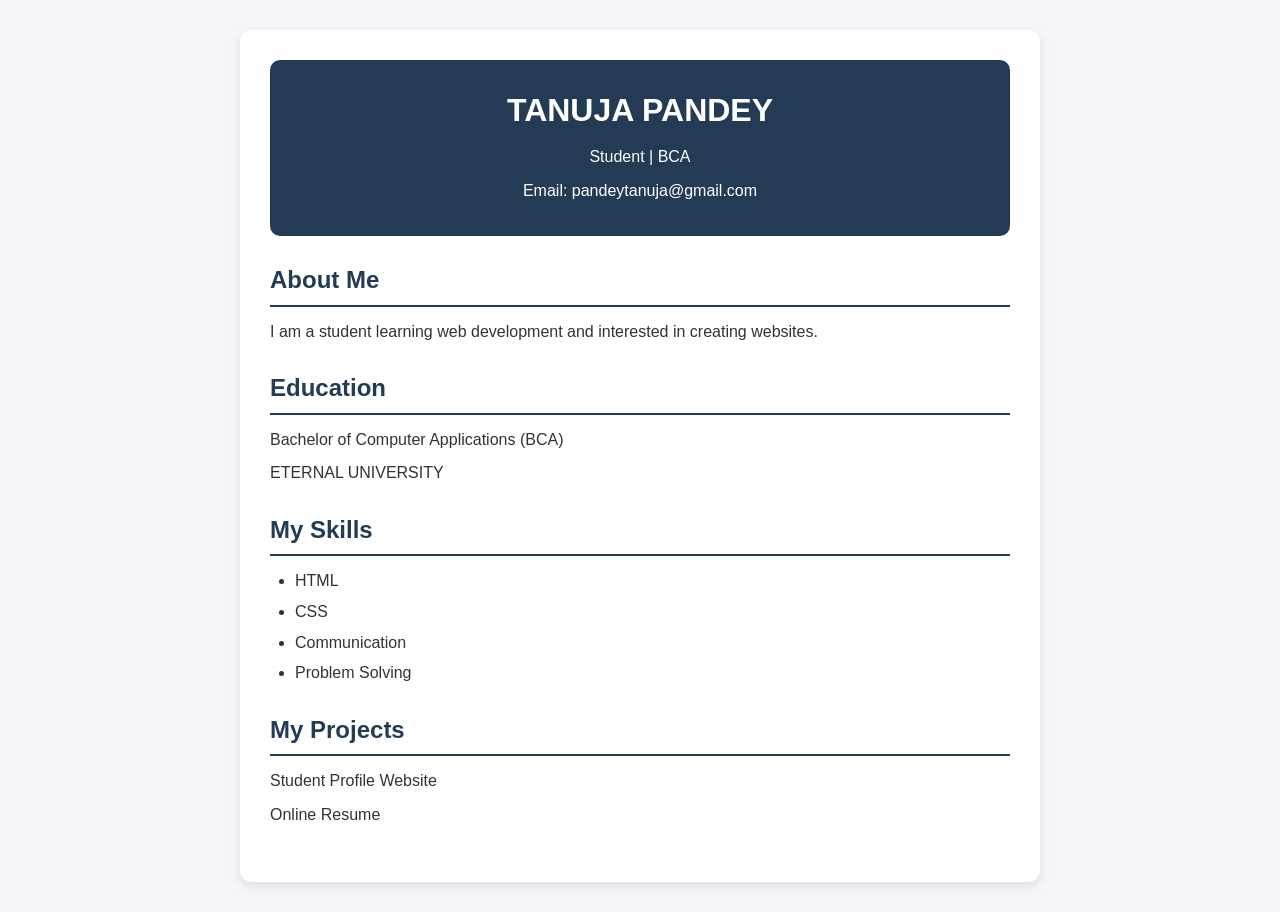
<file: index.html>
<!DOCTYPE html>
<html lang="en">
<head>
    <meta charset="UTF-8">
    <meta name="viewport" content="width=device-width, initial-scale=1.0">
    <title>My Online Resume</title>
    <link rel="stylesheet" href="style.css">
</head>
<body>

    <div class="resume">

        <header class="profile">
            <h1>TANUJA PANDEY</h1>
            <p>Student | BCA</p>
            <p>Email: pandeytanuja@gmail.com</p>
        </header>

        <section id="about">
            <h2>About Me</h2>
            <p>I am a student learning web development
            and interested in creating websites.</p>
        </section>

        <section id="education">
            <h2>Education</h2>
            <p>Bachelor of Computer Applications (BCA)</p>
            <p>ETERNAL UNIVERSITY</p>
        </section>

        <section id="skills">
            <h2>My Skills</h2>
            <ul>
                <li>HTML</li>
                <li>CSS</li>
                <li>Communication</li>
                <li>Problem Solving</li>
            </ul>
        </section>

        <section id="projects">
            <h2>My Projects</h2>
            <p>Student Profile Website</p>
            <p>Online Resume</p>
        </section>

    </div>

</body>
</html>
</file>
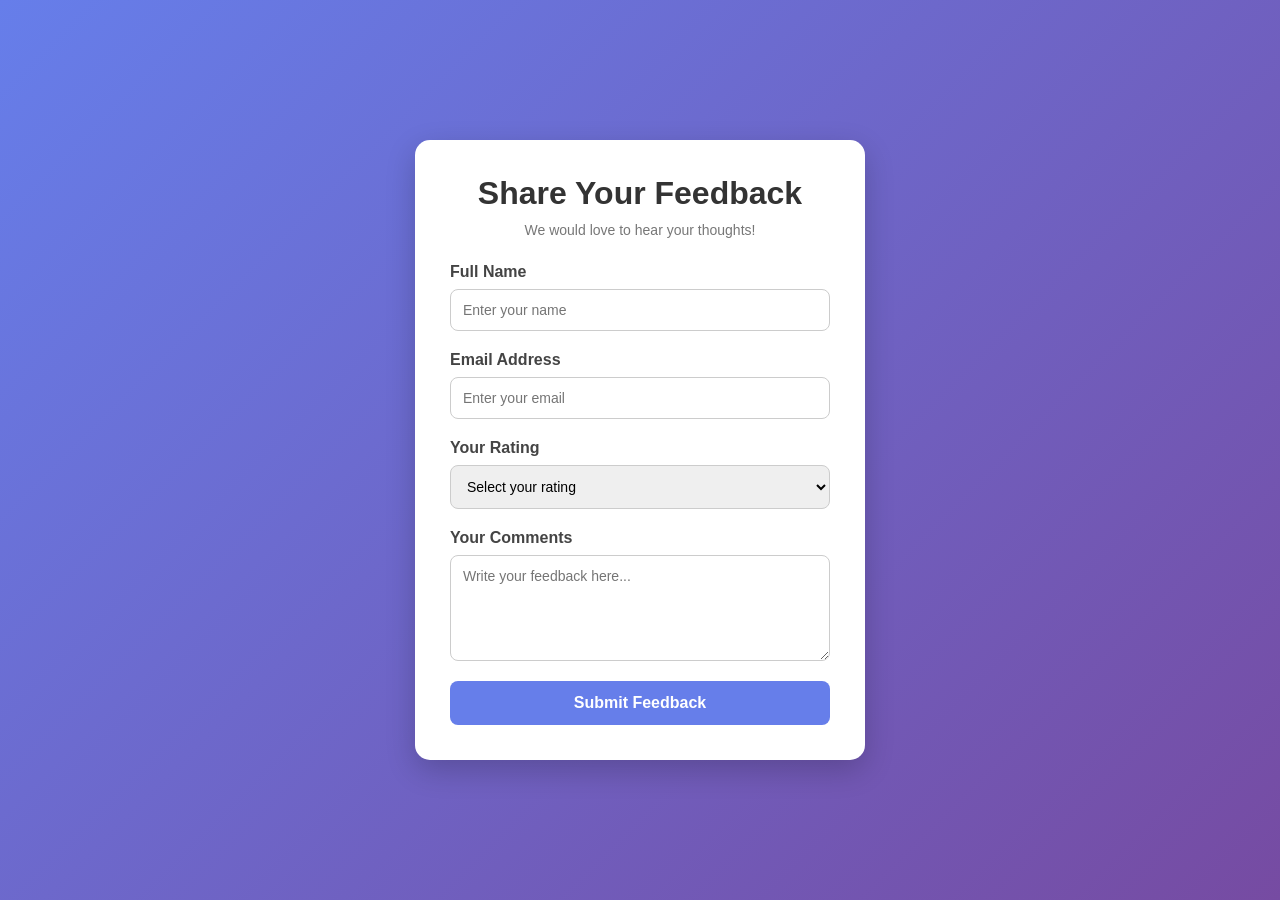
<file: feedback form.html>
<!DOCTYPE html>
<html lang="en">
<head>
    <meta charset="UTF-8">
    <meta name="viewport" content="width=device-width, initial-scale=1.0">
    <title>Feedback Form</title>
    <link rel="stylesheet" href="feedback.css">
</head>
<body>

    <div class="form-container">

        <h1>Share Your Feedback</h1>
        <p class="subtitle">We would love to hear your thoughts!</p>

        <form>

            <div class="form-group">
                <label for="name">Full Name</label>
                <input type="text" id="name"
                       placeholder="Enter your name" required>
            </div>

            <div class="form-group">
                <label for="email">Email Address</label>
                <input type="email" id="email"
                       placeholder="Enter your email" required>
            </div>

            <div class="form-group">
                <label for="rating">Your Rating</label>
                <select id="rating" required>
                    <option value="">Select your rating</option>
                    <option value="excellent">Excellent</option>
                    <option value="good">Good</option>
                    <option value="average">Average</option>
                    <option value="poor">Needs Improvement</option>
                </select>
            </div>

            <div class="form-group">
                <label for="comments">Your Comments</label>
                <textarea id="comments" rows="5"
                    placeholder="Write your feedback here..."></textarea>
            </div>

            <button type="submit">Submit Feedback</button>

        </form>

    </div>

</body>
</html>
</file>
<file: style.css>
* {
    margin: 0;
    padding: 0;
    box-sizing: border-box;
}


body {
    font-family: Arial, sans-serif;
    background-color: #f4f6f9;
    color: #333;
    line-height: 1.6;
    padding: 30px;
}


.resume {
    max-width: 800px;
    margin: auto;
    background-color: white;
    padding: 30px;
    border-radius: 12px;
    box-shadow: 0 4px 12px rgba(0,0,0,0.1);
}


.profile {
    text-align: center;
    background-color: #243b55;
    color: white;
    padding: 25px;
    border-radius: 10px;
    margin-bottom: 25px;
}

h1 {
    font-size: 32px;
    margin-bottom: 8px;
}


section {
    margin-bottom: 25px;
}


h2 {
    color: #243b55;
    border-bottom: 2px solid #243b55;
    padding-bottom: 5px;
    margin-bottom: 12px;
}


p {
    font-size: 16px;
    margin-bottom: 8px;
}


ul {
    padding-left: 25px;
}


li {
    margin-bottom: 5px;
}
</file>
<file: feedback.css>
/* 1. Universal Reset */
* {
    margin: 0;
    padding: 0;
    box-sizing: border-box;
}

/* 2. Body Styling */
body {
    font-family: Arial, sans-serif;
    background: linear-gradient(135deg, #667eea, #764ba2);
    min-height: 100vh;

    display: flex;
    justify-content: center;
    align-items: center;

    padding: 20px;
}

/* 3. Form Container */
.form-container {
    background-color: white;
    width: 100%;
    max-width: 450px;
    padding: 35px;
    border-radius: 15px;

    box-shadow: 0 10px 30px rgba(0, 0, 0, 0.2);

    animation: fadeIn 1s ease;
}

/* 4. Heading */
h1 {
    text-align: center;
    color: #333;
    margin-bottom: 10px;
}

/* 5. Subtitle */
.subtitle {
    text-align: center;
    color: #777;
    margin-bottom: 25px;
    font-size: 14px;
}

/* 6. Form Group */
.form-group {
    display: flex;
    flex-direction: column;
    margin-bottom: 20px;
}

/* 7. Labels */
label {
    font-weight: bold;
    margin-bottom: 8px;
    color: #444;
}

/* 8. Attribute Selectors */
input[type="text"],
input[type="email"],
select,
textarea {
    width: 100%;
    padding: 12px;
    border: 1px solid #ccc;
    border-radius: 8px;

    font-size: 14px;
    font-family: Arial, sans-serif;

    outline: none;
    transition: 0.3s;
}

/* 9. Focus Effect */
input:focus,
select:focus,
textarea:focus {
    border-color: #667eea;
    box-shadow: 0 0 8px rgba(102, 126, 234, 0.3);
}

/* 10. Textarea */
textarea {
    resize: vertical;
}

/* 11. Submit Button */
button {
    width: 100%;
    padding: 13px;

    background-color: #667eea;
    color: white;

    border: none;
    border-radius: 8px;

    font-size: 16px;
    font-weight: bold;

    cursor: pointer;
    transition: 0.3s;
}

/* 12. Hover Effect */
button:hover {
    background-color: #764ba2;
    transform: translateY(-2px);
}

/* 13. Animation */
@keyframes fadeIn {
    from {
        opacity: 0;
        transform: translateY(20px);
    }

    to {
        opacity: 1;
        transform: translateY(0);
    }
}

/* 14. Responsive Design */
@media (max-width: 480px) {
    .form-container {
        padding: 25px 20px;
    }

    h1 {
        font-size: 24px;
    }
}
</file>
